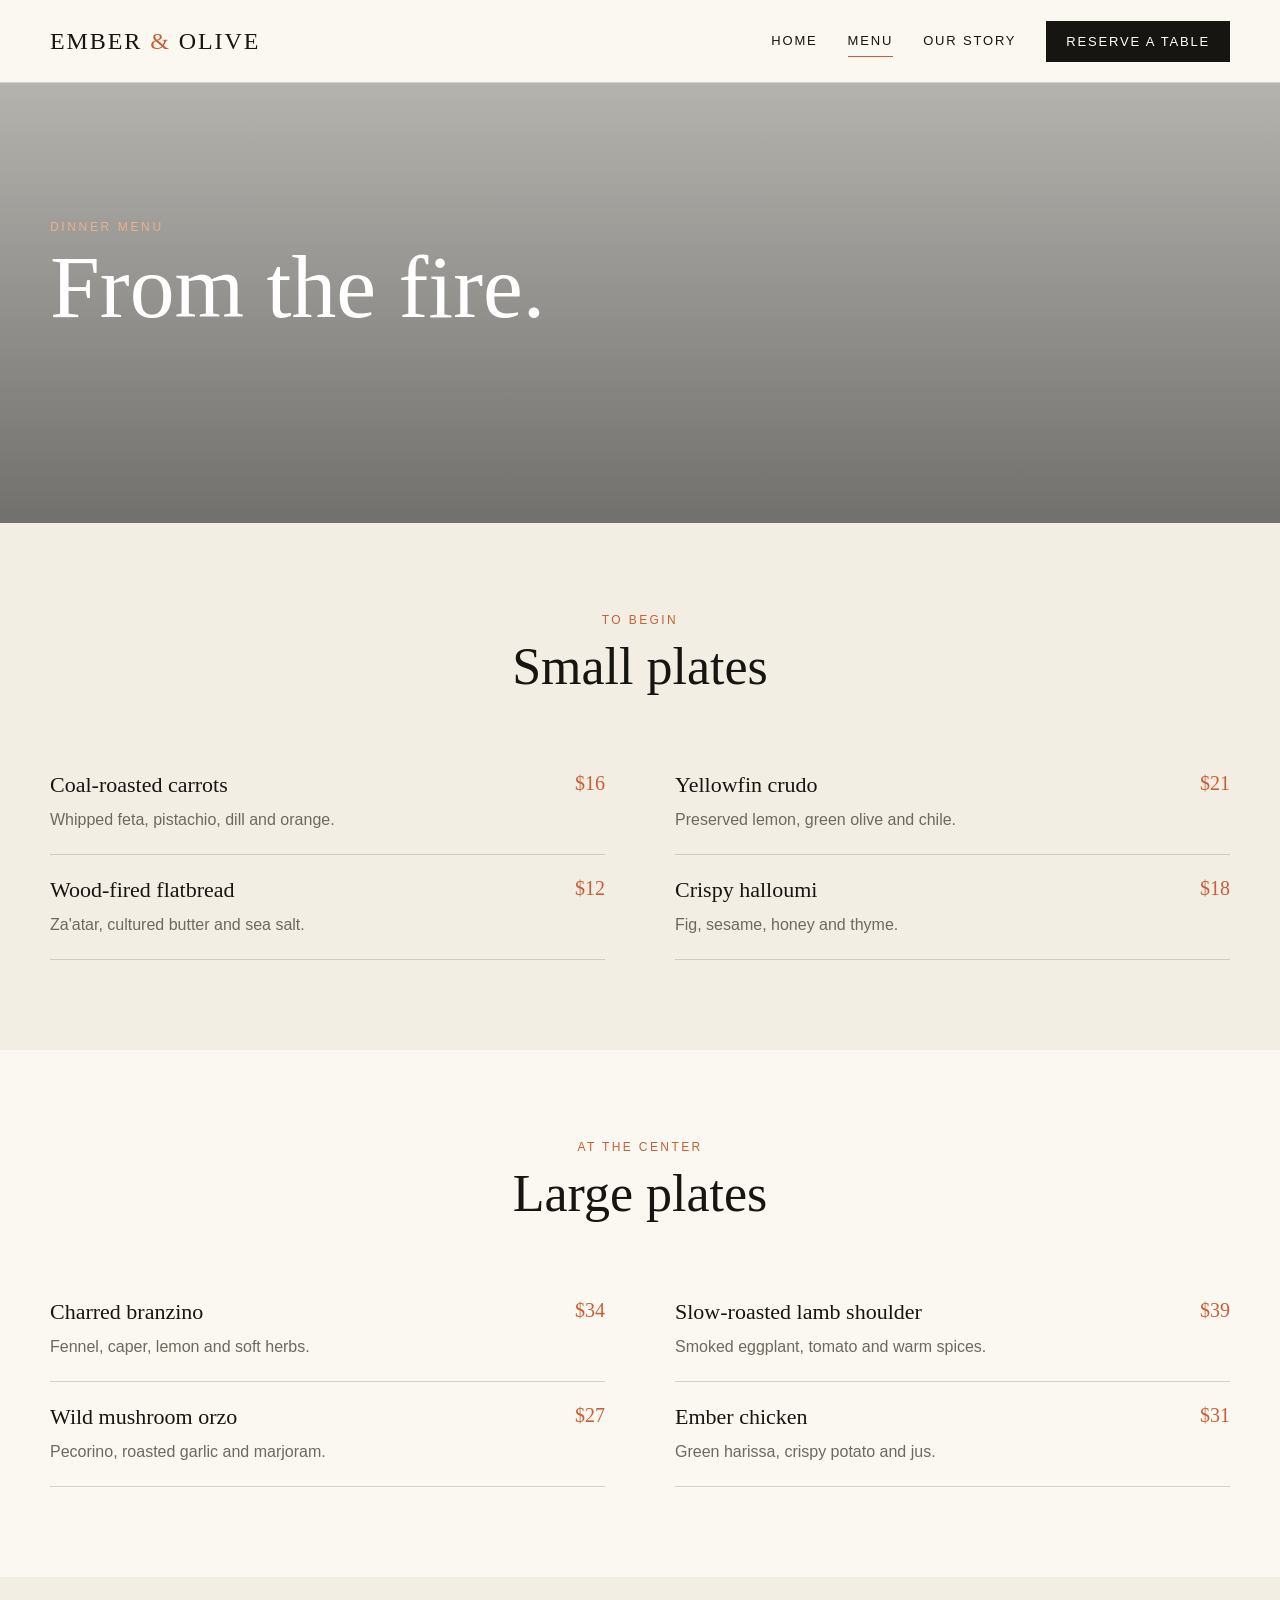
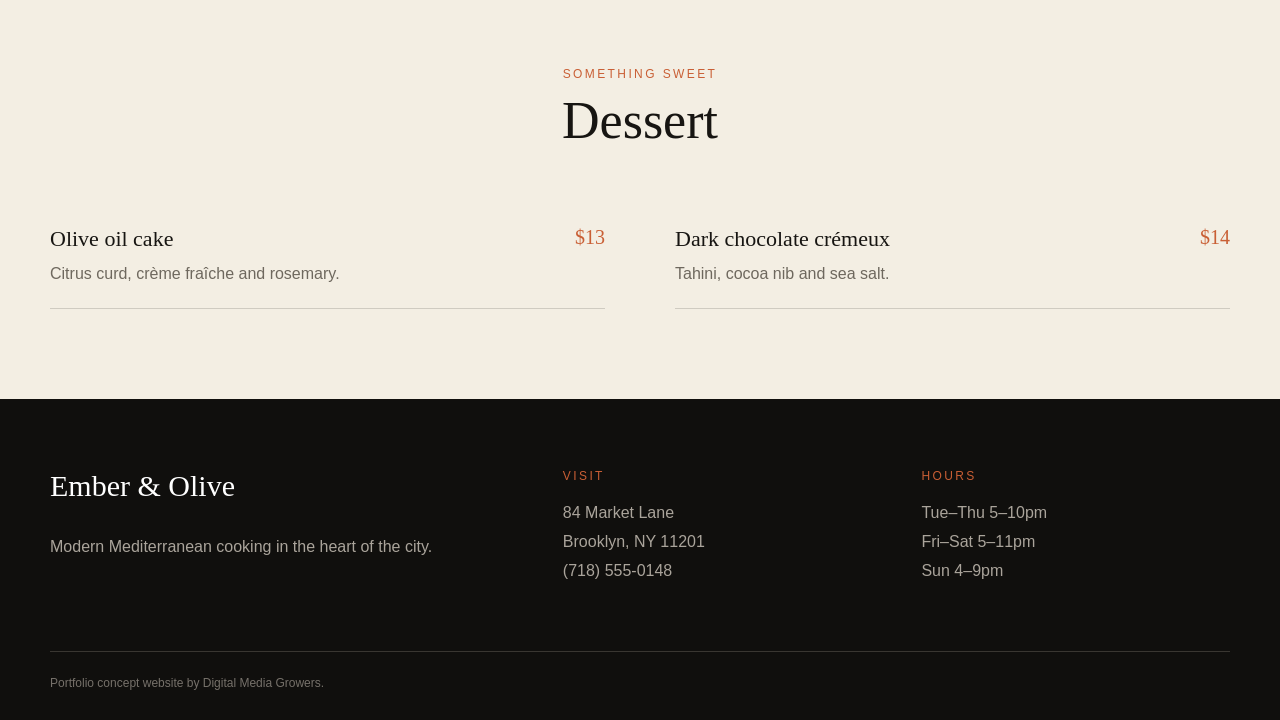
<file: menu.html>
<!doctype html><html lang="en"><head><meta charset="utf-8"><meta name="viewport" content="width=device-width,initial-scale=1"><title>Menu | Ember & Olive</title><link rel="stylesheet" href="styles.css"></head><body><header class="top"><nav class="nav shell"><a class="brand" href="index.html">Ember <span>&</span> Olive</a><button class="menu-btn" aria-label="Open menu">☰</button><div class="links"><a href="index.html">Home</a><a class="active" href="menu.html">Menu</a><a href="index.html#story">Our story</a><a class="reserve" href="reservations.html">Reserve a table</a></div></nav></header><main><section class="page-hero menu"><div class="shell"><div class="eyebrow">Dinner menu</div><h1>From the fire.</h1></div></section><section class="menu-section"><div class="shell"><div class="menu-head reveal"><div class="kicker">To begin</div><h2>Small plates</h2></div><div class="menu-grid reveal"><article class="dish"><h3>Coal-roasted carrots</h3><span class="price">$16</span><p>Whipped feta, pistachio, dill and orange.</p></article><article class="dish"><h3>Yellowfin crudo</h3><span class="price">$21</span><p>Preserved lemon, green olive and chile.</p></article><article class="dish"><h3>Wood-fired flatbread</h3><span class="price">$12</span><p>Za'atar, cultured butter and sea salt.</p></article><article class="dish"><h3>Crispy halloumi</h3><span class="price">$18</span><p>Fig, sesame, honey and thyme.</p></article></div></div></section><section class="menu-section"><div class="shell"><div class="menu-head reveal"><div class="kicker">At the center</div><h2>Large plates</h2></div><div class="menu-grid reveal"><article class="dish"><h3>Charred branzino</h3><span class="price">$34</span><p>Fennel, caper, lemon and soft herbs.</p></article><article class="dish"><h3>Slow-roasted lamb shoulder</h3><span class="price">$39</span><p>Smoked eggplant, tomato and warm spices.</p></article><article class="dish"><h3>Wild mushroom orzo</h3><span class="price">$27</span><p>Pecorino, roasted garlic and marjoram.</p></article><article class="dish"><h3>Ember chicken</h3><span class="price">$31</span><p>Green harissa, crispy potato and jus.</p></article></div></div></section><section class="menu-section"><div class="shell"><div class="menu-head reveal"><div class="kicker">Something sweet</div><h2>Dessert</h2></div><div class="menu-grid reveal"><article class="dish"><h3>Olive oil cake</h3><span class="price">$13</span><p>Citrus curd, crème fraîche and rosemary.</p></article><article class="dish"><h3>Dark chocolate crémeux</h3><span class="price">$14</span><p>Tahini, cocoa nib and sea salt.</p></article></div></div></section></main><footer class="footer"><div class="shell"><div class="foot-grid"><div><h3>Ember & Olive</h3><p>Modern Mediterranean cooking in the heart of the city.</p></div><div><div class="kicker">Visit</div><p>84 Market Lane<br>Brooklyn, NY 11201<br>(718) 555-0148</p></div><div><div class="kicker">Hours</div><p>Tue–Thu 5–10pm<br>Fri–Sat 5–11pm<br>Sun 4–9pm</p></div></div><div class="copy">Portfolio concept website by Digital Media Growers.</div></div></footer><script src="app.js"></script></body></html>
</file>
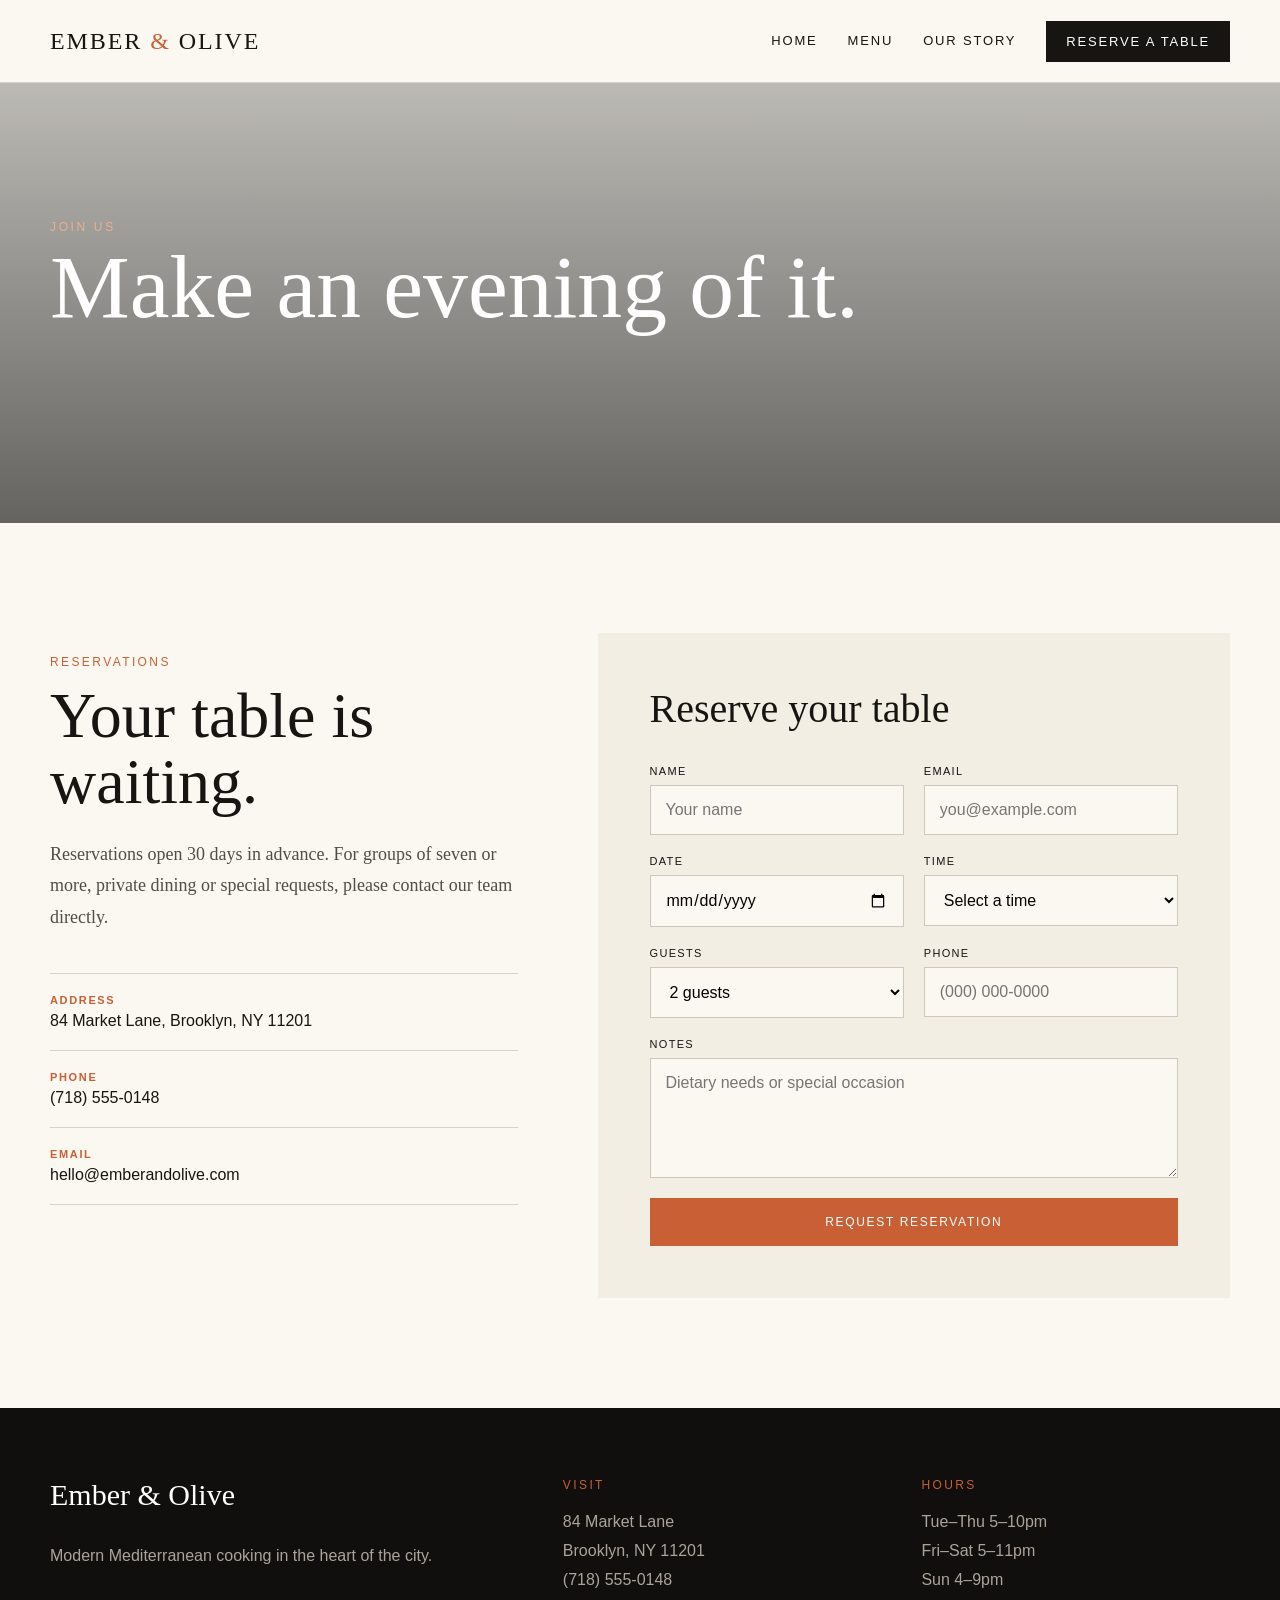
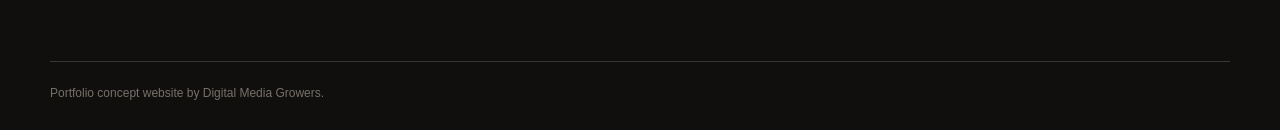
<file: reservations.html>
<!doctype html><html lang="en"><head><meta charset="utf-8"><meta name="viewport" content="width=device-width,initial-scale=1"><title>Reservations | Ember & Olive</title><link rel="stylesheet" href="styles.css"></head><body><header class="top"><nav class="nav shell"><a class="brand" href="index.html">Ember <span>&</span> Olive</a><button class="menu-btn" aria-label="Open menu">☰</button><div class="links"><a href="index.html">Home</a><a href="menu.html">Menu</a><a href="index.html#story">Our story</a><a class="reserve" href="reservations.html">Reserve a table</a></div></nav></header><main><section class="page-hero book"><div class="shell"><div class="eyebrow">Join us</div><h1>Make an evening of it.</h1></div></section><section class="booking shell"><aside class="reveal"><div class="kicker">Reservations</div><h2 class="display">Your table is waiting.</h2><p class="body-copy">Reservations open 30 days in advance. For groups of seven or more, private dining or special requests, please contact our team directly.</p><div class="details"><div class="detail"><b>Address</b>84 Market Lane, Brooklyn, NY 11201</div><div class="detail"><b>Phone</b>(718) 555-0148</div><div class="detail"><b>Email</b>hello@emberandolive.com</div></div></aside><form id="reservation-form" class="form reveal"><h2>Reserve your table</h2><div class="fields"><div class="field"><label for="name">Name</label><input id="name" required placeholder="Your name"></div><div class="field"><label for="email">Email</label><input id="email" type="email" required placeholder="you@example.com"></div><div class="field"><label for="date">Date</label><input id="date" type="date" required></div><div class="field"><label for="time">Time</label><select id="time" required><option value="">Select a time</option><option>5:00 PM</option><option>6:30 PM</option><option>8:00 PM</option><option>9:30 PM</option></select></div><div class="field"><label for="guests">Guests</label><select id="guests" required><option>2 guests</option><option>3 guests</option><option>4 guests</option><option>5 guests</option><option>6 guests</option></select></div><div class="field"><label for="phone">Phone</label><input id="phone" type="tel" placeholder="(000) 000-0000"></div><div class="field full"><label for="notes">Notes</label><textarea id="notes" placeholder="Dietary needs or special occasion"></textarea></div><div class="field full"><button class="btn btn-fill" type="submit">Request reservation</button></div></div><div class="success">Thank you. Your reservation request has been received.</div></form></section></main><footer class="footer"><div class="shell"><div class="foot-grid"><div><h3>Ember & Olive</h3><p>Modern Mediterranean cooking in the heart of the city.</p></div><div><div class="kicker">Visit</div><p>84 Market Lane<br>Brooklyn, NY 11201<br>(718) 555-0148</p></div><div><div class="kicker">Hours</div><p>Tue–Thu 5–10pm<br>Fri–Sat 5–11pm<br>Sun 4–9pm</p></div></div><div class="copy">Portfolio concept website by Digital Media Growers.</div></div></footer><script src="app.js"></script></body></html>
</file>
<file: styles.css>
:root{--ink:#171512;--cream:#f3eee3;--paper:#fbf8f1;--orange:#c95f35;--olive:#66704a;--line:rgba(23,21,18,.16);--serif:Georgia,'Times New Roman',serif;--sans:Arial,Helvetica,sans-serif}*{box-sizing:border-box}html{scroll-behavior:smooth}body{margin:0;background:var(--paper);color:var(--ink);font-family:var(--sans)}a{color:inherit;text-decoration:none}img{display:block;width:100%;object-fit:cover}.shell{width:min(1180px,calc(100% - 44px));margin:auto}.top{position:sticky;top:0;z-index:20;background:rgba(251,248,241,.94);backdrop-filter:blur(12px);border-bottom:1px solid var(--line)}.nav{height:82px;display:flex;align-items:center;justify-content:space-between}.brand{font-family:var(--serif);font-size:24px;letter-spacing:.08em;text-transform:uppercase}.brand span{color:var(--orange)}.links{display:flex;align-items:center;gap:30px;font-size:13px;letter-spacing:.14em;text-transform:uppercase}.links a{padding:8px 0;border-bottom:1px solid transparent}.links a:hover,.links a.active{border-color:var(--orange)}.reserve{background:var(--ink);color:white!important;padding:13px 20px!important;border:0!important}.menu-btn{display:none;background:none;border:0;font-size:26px}.hero{min-height:690px;background:linear-gradient(90deg,rgba(12,10,8,.86) 0%,rgba(12,10,8,.42) 52%,rgba(12,10,8,.05)),url('https://images.unsplash.com/photo-1414235077428-338989a2e8c0?auto=format&fit=crop&w=2000&q=85') center/cover;color:white;display:flex;align-items:center}.eyebrow{text-transform:uppercase;letter-spacing:.22em;font-size:12px;color:#e6b18e}.hero h1,.page-hero h1{font-family:var(--serif);font-weight:400;font-size:clamp(58px,8vw,112px);line-height:.88;margin:20px 0 28px;max-width:820px}.hero p{font-family:var(--serif);font-size:21px;line-height:1.55;max-width:520px;color:#eee7dc}.actions{display:flex;gap:14px;margin-top:36px}.btn{display:inline-flex;align-items:center;justify-content:center;padding:16px 24px;text-transform:uppercase;letter-spacing:.14em;font-size:12px;border:1px solid currentColor}.btn-fill{background:var(--orange);border-color:var(--orange);color:white}.btn-light{color:white}.intro{display:grid;grid-template-columns:.9fr 1.1fr;gap:80px;padding:120px 0;align-items:center}.kicker{color:var(--orange);text-transform:uppercase;letter-spacing:.2em;font-size:12px}.display{font-family:var(--serif);font-weight:400;font-size:clamp(42px,5vw,72px);line-height:1.03;margin:14px 0 24px}.body-copy{font-family:var(--serif);font-size:18px;line-height:1.75;color:#524d45}.photo-stack{position:relative;padding:0 50px 60px 0}.photo-stack img:first-child{height:560px}.photo-stack img:last-child{position:absolute;width:44%;height:250px;right:0;bottom:0;border:10px solid var(--paper)}.strip{background:var(--ink);color:white;padding:86px 0}.strip-grid{display:grid;grid-template-columns:repeat(3,1fr);gap:48px}.strip article{border-top:1px solid rgba(255,255,255,.3);padding-top:26px}.strip h3{font-family:var(--serif);font-size:30px;font-weight:400;margin:0 0 12px}.strip p{color:#bdb7ae;line-height:1.7}.feature{display:grid;grid-template-columns:1fr 1fr;min-height:600px}.feature-image{background:url('https://images.unsplash.com/photo-1559339352-11d035aa65de?auto=format&fit=crop&w=1400&q=85') center/cover}.feature-copy{background:var(--cream);padding:90px;display:flex;flex-direction:column;justify-content:center}.quote{font-family:var(--serif);font-size:40px;line-height:1.25;margin:0}.page-hero{height:440px;color:white;display:flex;align-items:end;padding-bottom:60px;background-position:center;background-size:cover}.page-hero.menu{background-image:linear-gradient(rgba(0,0,0,.28),rgba(0,0,0,.55)),url('https://images.unsplash.com/photo-1541544741938-0af808871cc0?auto=format&fit=crop&w=2000&q=85')}.page-hero.book{background-image:linear-gradient(rgba(0,0,0,.25),rgba(0,0,0,.6)),url('https://images.unsplash.com/photo-1550966871-3ed3cdb5ed0c?auto=format&fit=crop&w=2000&q=85')}.page-hero h1{font-size:clamp(55px,7vw,92px);margin:14px 0 0}.menu-section{padding:90px 0}.menu-section:nth-child(even){background:var(--cream)}.menu-head{text-align:center;margin-bottom:54px}.menu-head h2{font-family:var(--serif);font-weight:400;font-size:52px;margin:10px}.menu-grid{display:grid;grid-template-columns:1fr 1fr;gap:0 70px}.dish{display:grid;grid-template-columns:1fr auto;gap:10px;border-bottom:1px solid var(--line);padding:22px 0}.dish h3{font-family:var(--serif);font-size:22px;font-weight:400;margin:0}.dish p{grid-column:1/2;color:#6e685e;margin:0;line-height:1.5}.price{color:var(--orange);font-family:var(--serif);font-size:20px}.booking{padding:110px 0;display:grid;grid-template-columns:.85fr 1.15fr;gap:80px}.booking aside{padding-top:22px}.details{margin-top:40px;border-top:1px solid var(--line)}.detail{padding:20px 0;border-bottom:1px solid var(--line)}.detail b{display:block;text-transform:uppercase;letter-spacing:.15em;font-size:11px;color:var(--orange);margin-bottom:6px}.form{background:var(--cream);padding:52px}.form h2{font-family:var(--serif);font-weight:400;font-size:40px;margin-top:0}.fields{display:grid;grid-template-columns:1fr 1fr;gap:20px}.field{display:flex;flex-direction:column;gap:8px}.field.full{grid-column:1/-1}label{text-transform:uppercase;letter-spacing:.12em;font-size:11px}input,select,textarea{width:100%;border:1px solid #cfc7ba;background:var(--paper);padding:15px;font:inherit;border-radius:0}textarea{min-height:120px;resize:vertical}.success{display:none;margin-top:20px;padding:16px;background:#e4ead8;color:#3e4c2d}.footer{background:#100f0d;color:white;padding:70px 0 30px}.foot-grid{display:grid;grid-template-columns:1.5fr 1fr 1fr;gap:50px}.footer h3{font-family:var(--serif);font-weight:400;font-size:30px;margin-top:0}.footer p,.footer a{color:#aaa49b;line-height:1.8}.copy{border-top:1px solid #393631;margin-top:50px;padding-top:24px;color:#76716a;font-size:12px}.reveal{opacity:0;transform:translateY(20px);transition:.7s ease}.reveal.on{opacity:1;transform:none}@media(max-width:800px){.menu-btn{display:block}.links{position:fixed;left:0;right:0;top:82px;background:var(--paper);padding:25px;flex-direction:column;display:none;border-bottom:1px solid var(--line)}.links.open{display:flex}.hero{min-height:620px}.intro,.feature,.booking{grid-template-columns:1fr}.intro{gap:45px;padding:80px 0}.photo-stack img:first-child{height:430px}.strip-grid,.foot-grid{grid-template-columns:1fr}.feature-image{min-height:420px}.feature-copy{padding:60px 28px}.menu-grid{grid-template-columns:1fr}.booking{gap:35px;padding:70px 0}.form{padding:30px 22px}.fields{grid-template-columns:1fr}.field.full{grid-column:auto}.page-hero{height:350px}.shell{width:min(100% - 30px,1180px)}}
</file>
